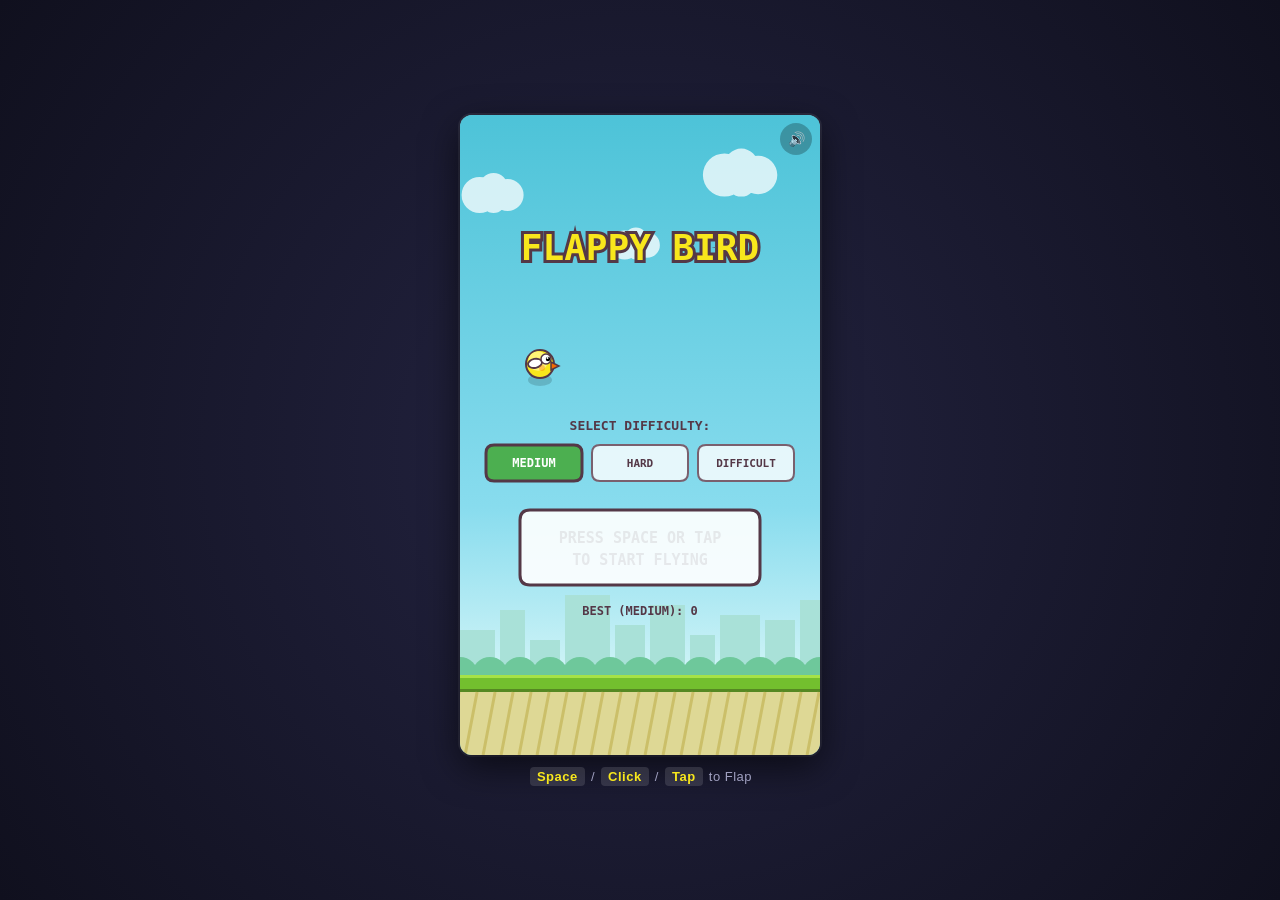
<file: index.html>
<<<<<<< HEAD
<!DOCTYPE html>
<html lang="en">
<head>
  <meta charset="UTF-8">
  <meta http-equiv="refresh" content="0; url=FlappyGame/index.html">
  <title>Flappy Bird Redirect</title>
  <script>
    window.location.href = "FlappyGame/index.html";
  </script>
</head>
<body>
  <p>Loading Flappy Bird... If not redirected automatically, <a href="FlappyGame/index.html">click here</a>.</p>
</body>
</html>

=======
<!doctype html>
<html lang="en">
  <head>
    <meta charset="UTF-8" />
    <meta name="viewport" content="width=device-width, initial-scale=1.0" />
    <title>Snake Game</title>
    <link rel="stylesheet" href="styles.css" />
  </head>
  <body>
    <main class="game">
      <header class="game__header">
        <div>
          <p class="eyebrow">Classic arcade</p>
          <h1>Snake</h1>
        </div>
        <div class="score" aria-label="Score">
          <span class="score__label">Score</span>
          <strong id="score">0</strong>
        </div>
      </header>

      <section class="game__panel" aria-label="Snake game">
        <div id="board" class="board" role="grid" aria-label="Snake game board"></div>
        <p id="status" class="status" role="status" aria-live="polite">
          Press Start to begin.
        </p>
        <button id="start-button" class="button" type="button">Start game</button>
      </section>

      <p class="instructions">Use the arrow keys to move. Eat the food to grow.</p>
    </main>

    <script src="script.js"></script>
  </body>
</html>
>>>>>>> origin/main
</file>
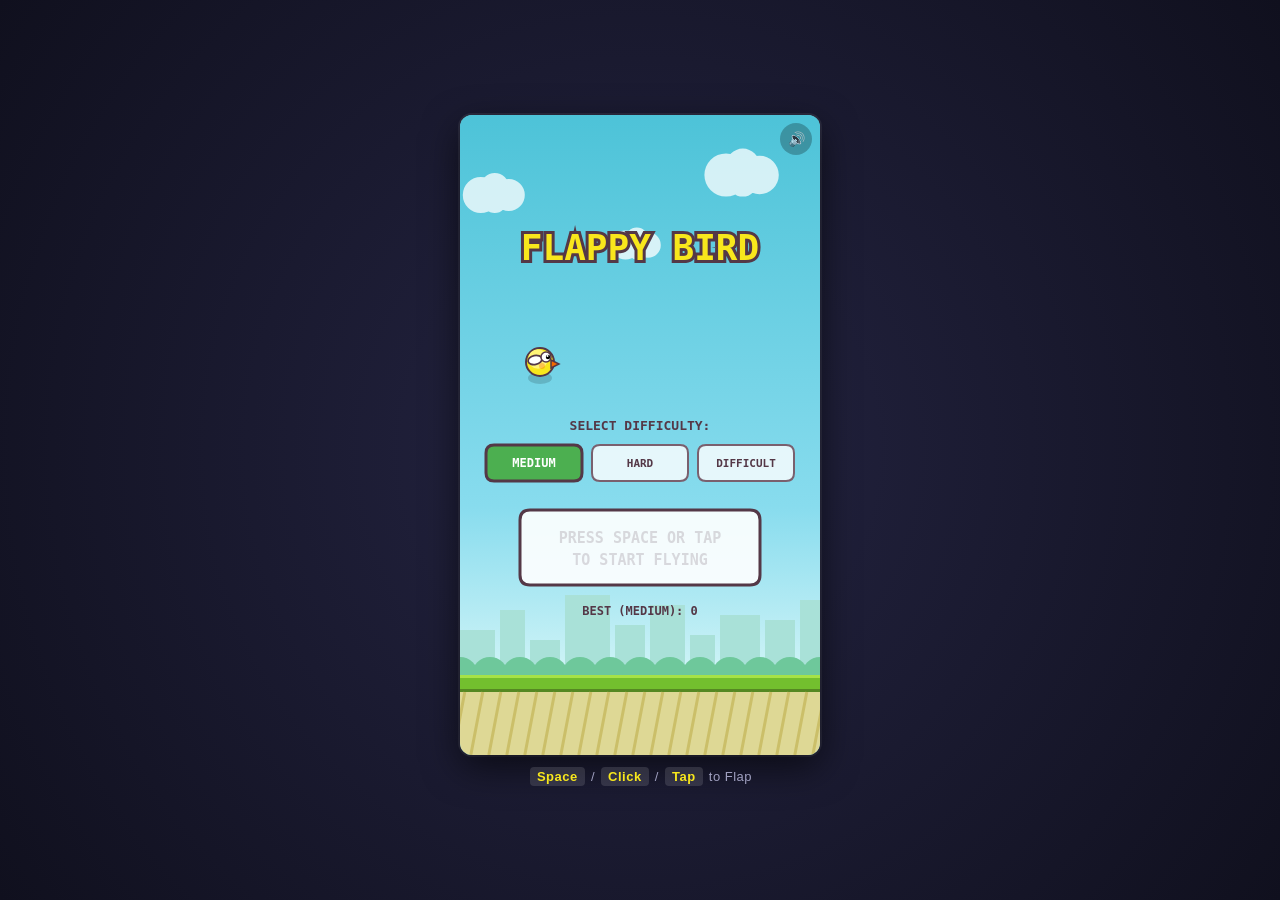
<file: FlappyGame/index.html>
<!DOCTYPE html>
<html lang="en">
<head>
  <meta charset="UTF-8">
  <meta name="viewport" content="width=device-width, initial-scale=1.0, maximum-scale=1.0, user-scalable=no">
  <title>Flappy Bird</title>
  <link rel="stylesheet" href="style.css">
</head>
<body>
  <div class="game-container">
    <canvas id="gameCanvas" width="360" height="640"></canvas>
    <div class="controls-hint">
      <span>Space</span> / <span>Click</span> / <span>Tap</span> to Flap
    </div>
  </div>
  <script src="game.js"></script>
</body>
</html>
</file>
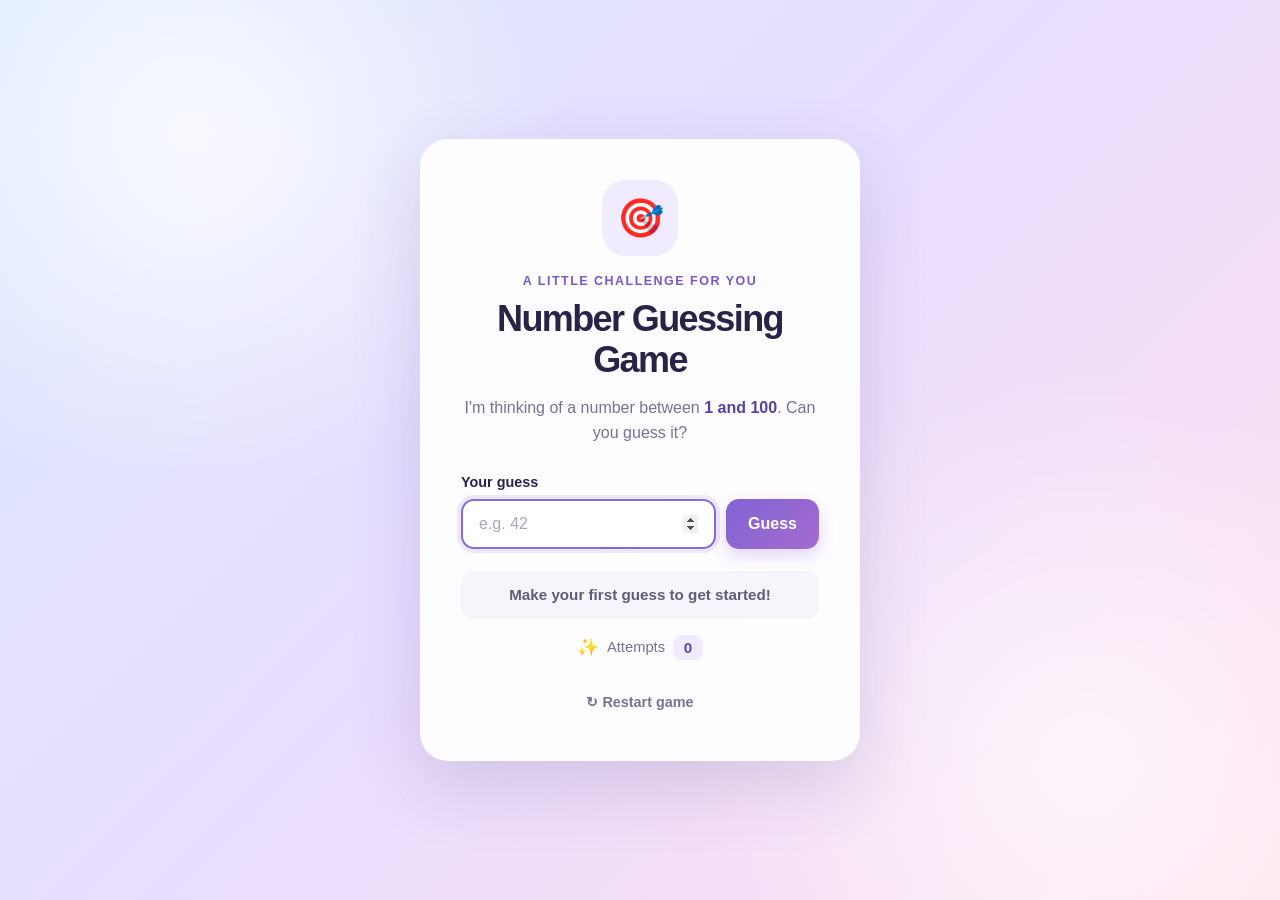
<file: number-guessing-game/index.html>
<!DOCTYPE html>
<html lang="en">
<head>
  <meta charset="UTF-8">
  <meta name="viewport" content="width=device-width, initial-scale=1.0">
  <meta name="theme-color" content="#f5f3ff">
  <title>Number Guessing Game</title>
  <link rel="stylesheet" href="style.css">
  <script src="script.js" defer></script>
</head>
<body>
  <main class="game-card">
    <div class="game-icon" aria-hidden="true">🎯</div>
    <p class="eyebrow">A little challenge for you</p>
    <h1>Number Guessing Game</h1>
    <p class="instructions">I'm thinking of a number between <strong>1 and 100</strong>. Can you guess it?</p>

    <form id="guess-form">
      <label for="guess-input">Your guess</label>
      <div class="guess-controls">
        <input
          id="guess-input"
          name="guess"
          type="number"
          min="1"
          max="100"
          step="1"
          placeholder="e.g. 42"
          inputmode="numeric"
          required
          autofocus
        >
        <button class="guess-button" type="submit">Guess</button>
      </div>
    </form>

    <p id="feedback" class="feedback" role="status" aria-live="polite">Make your first guess to get started!</p>

    <div class="attempts" aria-live="polite">
      <span class="attempts-icon" aria-hidden="true">✨</span>
      <span>Attempts</span>
      <strong id="attempt-count">0</strong>
    </div>

    <button id="restart-button" class="restart-button" type="button">↻ <span>Restart game</span></button>
  </main>
</body>
</html>
</file>
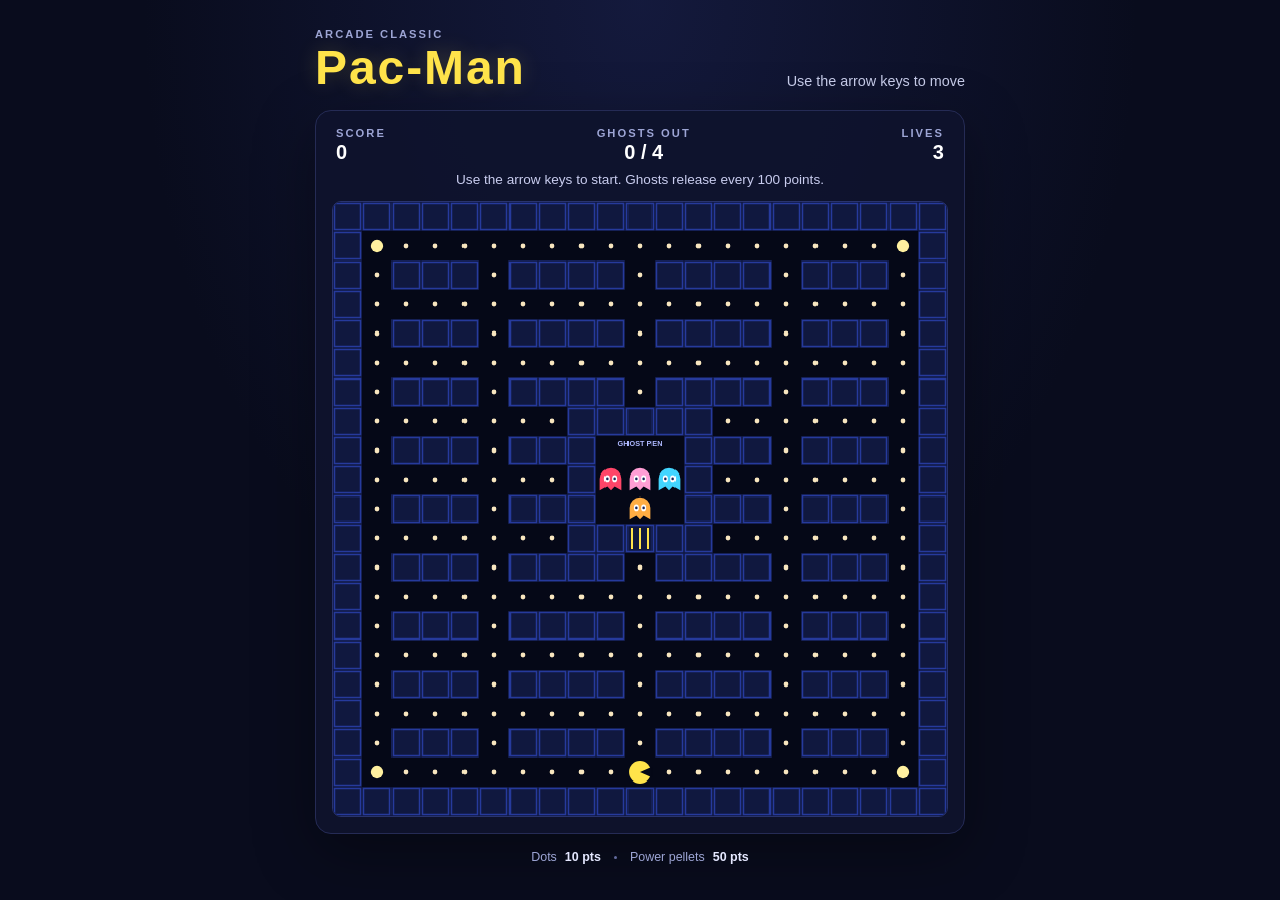
<file: PacmanGame/index.html>
<!doctype html>
<html lang="en">
  <head>
    <meta charset="utf-8">
    <meta name="viewport" content="width=device-width, initial-scale=1">
    <meta name="theme-color" content="#090c1d">
    <title>Pac-Man Maze</title>
    <link rel="stylesheet" href="styles.css">
    <script src="game.js" defer></script>
  </head>
  <body>
    <main class="game-shell">
      <header class="game-header">
        <div>
          <p class="eyebrow">ARCADE CLASSIC</p>
          <h1>Pac-Man</h1>
        </div>
        <p class="instructions">Use the arrow keys to move</p>
      </header>

      <section class="game-panel" aria-label="Pac-Man game">
        <div class="hud" aria-live="polite">
          <div class="hud-item">
            <span class="hud-label">SCORE</span>
            <strong id="score-value">0</strong>
          </div>
          <div class="hud-item ghosts-item">
            <span class="hud-label">GHOSTS OUT</span>
            <strong id="released-ghosts-value">0 / 4</strong>
          </div>
          <div class="hud-item lives-item">
            <span class="hud-label">LIVES</span>
            <strong id="lives-value">3</strong>
          </div>
        </div>
        <p id="game-status" class="game-status">Use the arrow keys to start. Ghosts release every 100 points.</p>

        <div class="board-wrap">
          <canvas id="game-canvas" width="588" height="588" aria-label="Pac-Man maze">
            Your browser does not support the canvas element.
          </canvas>
          <div id="terminal-screen" class="terminal-screen" hidden>
            <p class="eyebrow">MAZE COMPLETE</p>
            <h2 id="terminal-title">LEVEL COMPLETED / YOU WIN</h2>
            <p class="final-score">Final score: <strong id="final-score">0</strong></p>
            <button id="restart-button" type="button">Restart Game</button>
          </div>
        </div>
      </section>
      <footer>Dots <span>10 pts</span><i></i> Power pellets <span>50 pts</span></footer>
    </main>
  </body>
</html>
</file>
<file: styles.css>
:root {
  color-scheme: dark;
  --background: #0e1726;
  --panel: #172338;
  --panel-border: #2a3a56;
  --text: #f4f7fb;
  --muted: #9eacc2;
  --accent: #77e36f;
  --accent-dark: #4caf54;
  --food: var(--accent);
  --cell: #1d2b43;
  --cell-alt: #1a2840;
  --shadow: 0 24px 60px rgb(0 0 0 / 25%);
}

* {
  box-sizing: border-box;
}

body {
  min-width: 280px;
  min-height: 100vh;
  margin: 0;
  display: grid;
  place-items: center;
  padding: 24px;
  background:
    radial-gradient(circle at top, #203452 0, transparent 42%),
    var(--background);
  color: var(--text);
  font-family: Inter, ui-sans-serif, system-ui, -apple-system, BlinkMacSystemFont, "Segoe UI", sans-serif;
}

.game {
  width: min(100%, 520px);
}

.game__header {
  display: flex;
  align-items: end;
  justify-content: space-between;
  gap: 16px;
  margin-bottom: 18px;
}

.eyebrow {
  margin: 0 0 4px;
  color: var(--accent);
  font-size: 0.75rem;
  font-weight: 800;
  letter-spacing: 0.14em;
  text-transform: uppercase;
}

h1 {
  margin: 0;
  font-size: clamp(2rem, 8vw, 3.5rem);
  line-height: 0.95;
}

.score {
  min-width: 88px;
  padding: 9px 14px;
  border: 1px solid var(--panel-border);
  border-radius: 12px;
  background: rgb(23 35 56 / 82%);
  text-align: center;
}

.score__label {
  display: block;
  color: var(--muted);
  font-size: 0.75rem;
  font-weight: 700;
  letter-spacing: 0.08em;
  text-transform: uppercase;
}

.score strong {
  display: block;
  margin-top: 2px;
  color: var(--accent);
  font-size: 1.6rem;
  line-height: 1;
}

.game__panel {
  padding: clamp(14px, 4vw, 22px);
  border: 1px solid var(--panel-border);
  border-radius: 20px;
  background: var(--panel);
  box-shadow: var(--shadow);
}

.board {
  display: grid;
  grid-template-columns: repeat(20, 1fr);
  width: min(100%, 460px);
  aspect-ratio: 1;
  margin: 0 auto;
  overflow: hidden;
  border: 3px solid #344765;
  border-radius: 10px;
  background: var(--cell);
}

.cell {
  background: var(--cell);
}

.cell:nth-child(odd) {
  background: var(--cell-alt);
}

.cell--snake {
  border: 1px solid #3eaa48;
  border-radius: 3px;
  background: var(--accent);
}

.cell--snake-head {
  background: #b7f5a1;
}

.cell--food {
  position: relative;
  border-radius: 50%;
  background: var(--food);
  box-shadow: 0 0 14px rgb(119 227 111 / 65%);
  transform: scale(0.7);
}

.status {
  min-height: 1.5em;
  margin: 18px 0 12px;
  color: var(--muted);
  text-align: center;
}

.status--game-over {
  color: #ff9898;
  font-weight: 700;
}

.button {
  display: block;
  width: 100%;
  padding: 12px 18px;
  border: 0;
  border-radius: 10px;
  background: var(--accent);
  color: #102214;
  cursor: pointer;
  font: inherit;
  font-weight: 800;
  transition: background 150ms ease, transform 150ms ease;
}

.button:hover {
  background: #a4ef93;
}

.button:active {
  transform: translateY(1px);
}

.button:focus-visible {
  outline: 3px solid #fff;
  outline-offset: 3px;
}

.instructions {
  margin: 18px 0 0;
  color: var(--muted);
  font-size: 0.9rem;
  text-align: center;
}

@media (max-width: 420px) {
  body {
    padding: 14px;
  }

  .game__panel {
    padding: 12px;
  }

  .instructions {
    font-size: 0.8rem;
  }
}
</file>
<file: FlappyGame/style.css>
* {
  box-sizing: border-box;
  margin: 0;
  padding: 0;
  user-select: none;
  -webkit-user-select: none;
}

body {
  background: radial-gradient(circle at center, #242442 0%, #10101e 100%);
  display: flex;
  justify-content: center;
  align-items: center;
  min-height: 100vh;
  min-height: 100dvh;
  font-family: -apple-system, BlinkMacSystemFont, "Segoe UI", Roboto, "Helvetica Neue", Arial, sans-serif;
  overflow: hidden;
  color: #fff;
}

.game-container {
  display: flex;
  flex-direction: column;
  align-items: center;
  gap: 12px;
  max-height: 100vh;
  max-height: 100dvh;
  padding: 10px;
}

#gameCanvas {
  display: block;
  width: auto;
  height: auto;
  max-width: 95vw;
  max-height: 82vh;
  aspect-ratio: 360 / 640;
  background-color: #70c5ce;
  border-radius: 12px;
  box-shadow: 0 12px 36px rgba(0, 0, 0, 0.6), 0 0 0 2px rgba(255, 255, 255, 0.08);
  cursor: pointer;
  touch-action: none;
}

.controls-hint {
  font-size: 13px;
  letter-spacing: 0.5px;
  color: #a0a0c0;
  text-align: center;
}

.controls-hint span {
  display: inline-block;
  background: rgba(255, 255, 255, 0.12);
  padding: 2px 7px;
  border-radius: 4px;
  font-weight: 600;
  color: #f8e71c;
  margin: 0 2px;
}
</file>
<file: number-guessing-game/style.css>
* {
  box-sizing: border-box;
}

body {
  min-height: 100vh;
  margin: 0;
  display: grid;
  place-items: center;
  padding: 24px;
  color: #292447;
  background:
    radial-gradient(circle at 15% 15%, rgba(255, 255, 255, 0.8), transparent 28%),
    radial-gradient(circle at 85% 85%, rgba(255, 255, 255, 0.65), transparent 30%),
    linear-gradient(135deg, #d9e8ff 0%, #e8ddff 48%, #ffe1ed 100%);
  font-family: "Segoe UI", Tahoma, Geneva, Verdana, sans-serif;
}

.game-card {
  width: min(100%, 440px);
  padding: 40px;
  border: 1px solid rgba(255, 255, 255, 0.8);
  border-radius: 28px;
  background: rgba(255, 255, 255, 0.91);
  box-shadow: 0 24px 70px rgba(67, 55, 121, 0.16);
  text-align: center;
}

.game-icon {
  width: 76px;
  height: 76px;
  margin: 0 auto 18px;
  display: grid;
  place-items: center;
  border-radius: 24px;
  background: #f0ebff;
  font-size: 38px;
}

.eyebrow {
  margin: 0 0 10px;
  color: #7658ca;
  font-size: 0.78rem;
  font-weight: 700;
  letter-spacing: 0.12em;
  text-transform: uppercase;
}

h1 {
  margin: 0;
  font-size: clamp(1.8rem, 7vw, 2.25rem);
  letter-spacing: -0.045em;
  line-height: 1.15;
}

.instructions {
  margin: 14px 0 28px;
  color: #77738c;
  font-size: 1rem;
  line-height: 1.6;
}

.instructions strong {
  color: #5642a4;
}

form {
  text-align: left;
}

label {
  display: block;
  margin-bottom: 9px;
  font-size: 0.9rem;
  font-weight: 700;
}

.guess-controls {
  display: flex;
  gap: 10px;
}

input {
  min-width: 0;
  flex: 1;
  padding: 14px 16px;
  border: 2px solid #e8e4f2;
  border-radius: 13px;
  outline: none;
  color: #292447;
  background: #fff;
  font: inherit;
  transition: border-color 160ms ease, box-shadow 160ms ease;
}

input::placeholder {
  color: #aaa6b9;
}

input:focus {
  border-color: #8969dc;
  box-shadow: 0 0 0 4px rgba(137, 105, 220, 0.14);
}

button {
  border: 0;
  border-radius: 13px;
  font: inherit;
  font-weight: 700;
  cursor: pointer;
  transition: transform 160ms ease, background-color 160ms ease, box-shadow 160ms ease;
}

button:hover {
  transform: translateY(-1px);
}

button:focus-visible {
  outline: 3px solid #a48bea;
  outline-offset: 3px;
}

button:disabled {
  cursor: not-allowed;
  opacity: 0.65;
  transform: none;
}

.guess-button {
  padding: 0 22px;
  color: #fff;
  background: linear-gradient(135deg, #8063d4, #a56cce);
  box-shadow: 0 7px 16px rgba(128, 99, 212, 0.24);
}

.guess-button:hover {
  background: linear-gradient(135deg, #7153c7, #955bbf);
}

.feedback {
  min-height: 48px;
  margin: 22px 0 16px;
  padding: 13px 15px;
  border-radius: 13px;
  color: #615b78;
  background: #f7f5fc;
  font-size: 0.95rem;
  font-weight: 600;
  line-height: 1.4;
}

.feedback.too-high {
  color: #a44f59;
  background: #fff0f0;
}

.feedback.too-low {
  color: #476ba7;
  background: #eef5ff;
}

.feedback.correct {
  color: #28714c;
  background: #eaf8ef;
}

.attempts {
  display: flex;
  align-items: center;
  justify-content: center;
  gap: 8px;
  color: #77738c;
  font-size: 0.92rem;
}

.attempts-icon {
  font-size: 1.1rem;
}

.attempts strong {
  min-width: 30px;
  padding: 4px 9px;
  border-radius: 9px;
  color: #6248b2;
  background: #f0ebff;
  font-size: 0.95rem;
}

.restart-button {
  margin-top: 24px;
  padding: 10px 15px;
  color: #77738c;
  background: transparent;
  font-size: 0.9rem;
}

.restart-button:hover {
  color: #6248b2;
  background: #f5f2fc;
}

@media (max-width: 480px) {
  body {
    padding: 16px;
  }

  .game-card {
    padding: 30px 22px;
    border-radius: 23px;
  }

  .guess-controls {
    flex-direction: column;
  }

  .guess-button {
    min-height: 48px;
  }
}

@media (prefers-reduced-motion: reduce) {
  *,
  *::before,
  *::after {
    scroll-behavior: auto !important;
    transition-duration: 0.01ms !important;
  }
}
</file>
<file: PacmanGame/styles.css>
:root {
  color-scheme: dark;
  font-family: "Trebuchet MS", "Segoe UI", sans-serif;
  background: #090c1d;
  color: #f5f6ff;
  font-synthesis: none;
  text-rendering: optimizeLegibility;
}

* {
  box-sizing: border-box;
}

body {
  min-width: 320px;
  min-height: 100vh;
  margin: 0;
  background:
    radial-gradient(ellipse at 50% 0%, rgba(35, 44, 104, 0.42), transparent 55%),
    #090c1d;
}

button {
  font: inherit;
}

.game-shell {
  width: min(100% - 32px, 650px);
  margin: 0 auto;
  padding: 28px 0 22px;
}

.game-header {
  display: flex;
  align-items: end;
  justify-content: space-between;
  gap: 16px;
  margin-bottom: 18px;
}

.eyebrow,
.hud-label {
  margin: 0;
  color: #9da5d5;
  font-size: 0.7rem;
  font-weight: 800;
  letter-spacing: 0.18em;
}

h1 {
  margin: 4px 0 0;
  color: #ffe34a;
  font-size: clamp(2rem, 8vw, 3rem);
  line-height: 1;
  letter-spacing: 0.04em;
  text-shadow: 0 0 22px rgba(255, 227, 74, 0.2);
}

.instructions {
  margin: 0 0 3px;
  color: #c4c9e6;
  font-size: 0.9rem;
  text-align: right;
}

.game-panel {
  padding: 16px;
  border: 1px solid #252b55;
  border-radius: 16px;
  background: rgba(15, 19, 45, 0.92);
  box-shadow: 0 18px 60px rgba(0, 0, 0, 0.35);
}

.hud {
  display: flex;
  align-items: center;
  justify-content: space-between;
  padding: 0 4px;
}

.hud-item {
  display: grid;
  gap: 2px;
}

.hud-item strong {
  color: #fff;
  font-size: 1.25rem;
  font-variant-numeric: tabular-nums;
}

.lives-item {
  text-align: right;
}

.ghosts-item {
  text-align: center;
}

.game-status {
  min-height: 1.4em;
  margin: 8px 0 10px;
  color: #c9cdef;
  font-size: 0.85rem;
  text-align: center;
}

.board-wrap {
  position: relative;
  overflow: hidden;
  width: 100%;
  border: 1px solid #29336d;
  border-radius: 9px;
  background: #050817;
}

canvas {
  display: block;
  width: 100%;
  height: auto;
  image-rendering: pixelated;
}

.terminal-screen {
  position: absolute;
  inset: 0;
  display: flex;
  flex-direction: column;
  align-items: center;
  justify-content: center;
  padding: 24px;
  background: rgba(5, 8, 23, 0.9);
  text-align: center;
  backdrop-filter: blur(4px);
}

.terminal-screen[hidden] {
  display: none;
}

.terminal-screen h2 {
  max-width: 440px;
  margin: 12px 0;
  color: #ffe34a;
  font-size: clamp(1.5rem, 6vw, 2.25rem);
  line-height: 1.15;
}

.final-score {
  margin: 0 0 22px;
  color: #e2e5fa;
}

.final-score strong {
  color: #fff;
  font-variant-numeric: tabular-nums;
}

.terminal-screen button {
  padding: 11px 20px;
  border: 0;
  border-radius: 999px;
  background: #ffe34a;
  color: #12152d;
  cursor: pointer;
  font-weight: 800;
  transition: transform 120ms ease, background 120ms ease;
}

.terminal-screen button:hover {
  transform: translateY(-2px);
  background: #fff080;
}

.terminal-screen button:focus-visible {
  outline: 3px solid #fff;
  outline-offset: 3px;
}

footer {
  display: flex;
  align-items: center;
  justify-content: center;
  gap: 8px;
  margin-top: 16px;
  color: #9da5d5;
  font-size: 0.78rem;
}

footer span {
  color: #e5e8ff;
  font-weight: 700;
}

footer i {
  width: 3px;
  height: 3px;
  margin: 0 5px;
  border-radius: 50%;
  background: #636b9e;
}

@media (max-width: 480px) {
  .game-shell {
    width: min(100% - 20px, 650px);
    padding-top: 20px;
  }

  .game-header {
    align-items: start;
    flex-direction: column;
    gap: 10px;
  }

  .instructions {
    text-align: left;
  }

  .game-panel {
    padding: 10px;
  }
}
</file>
